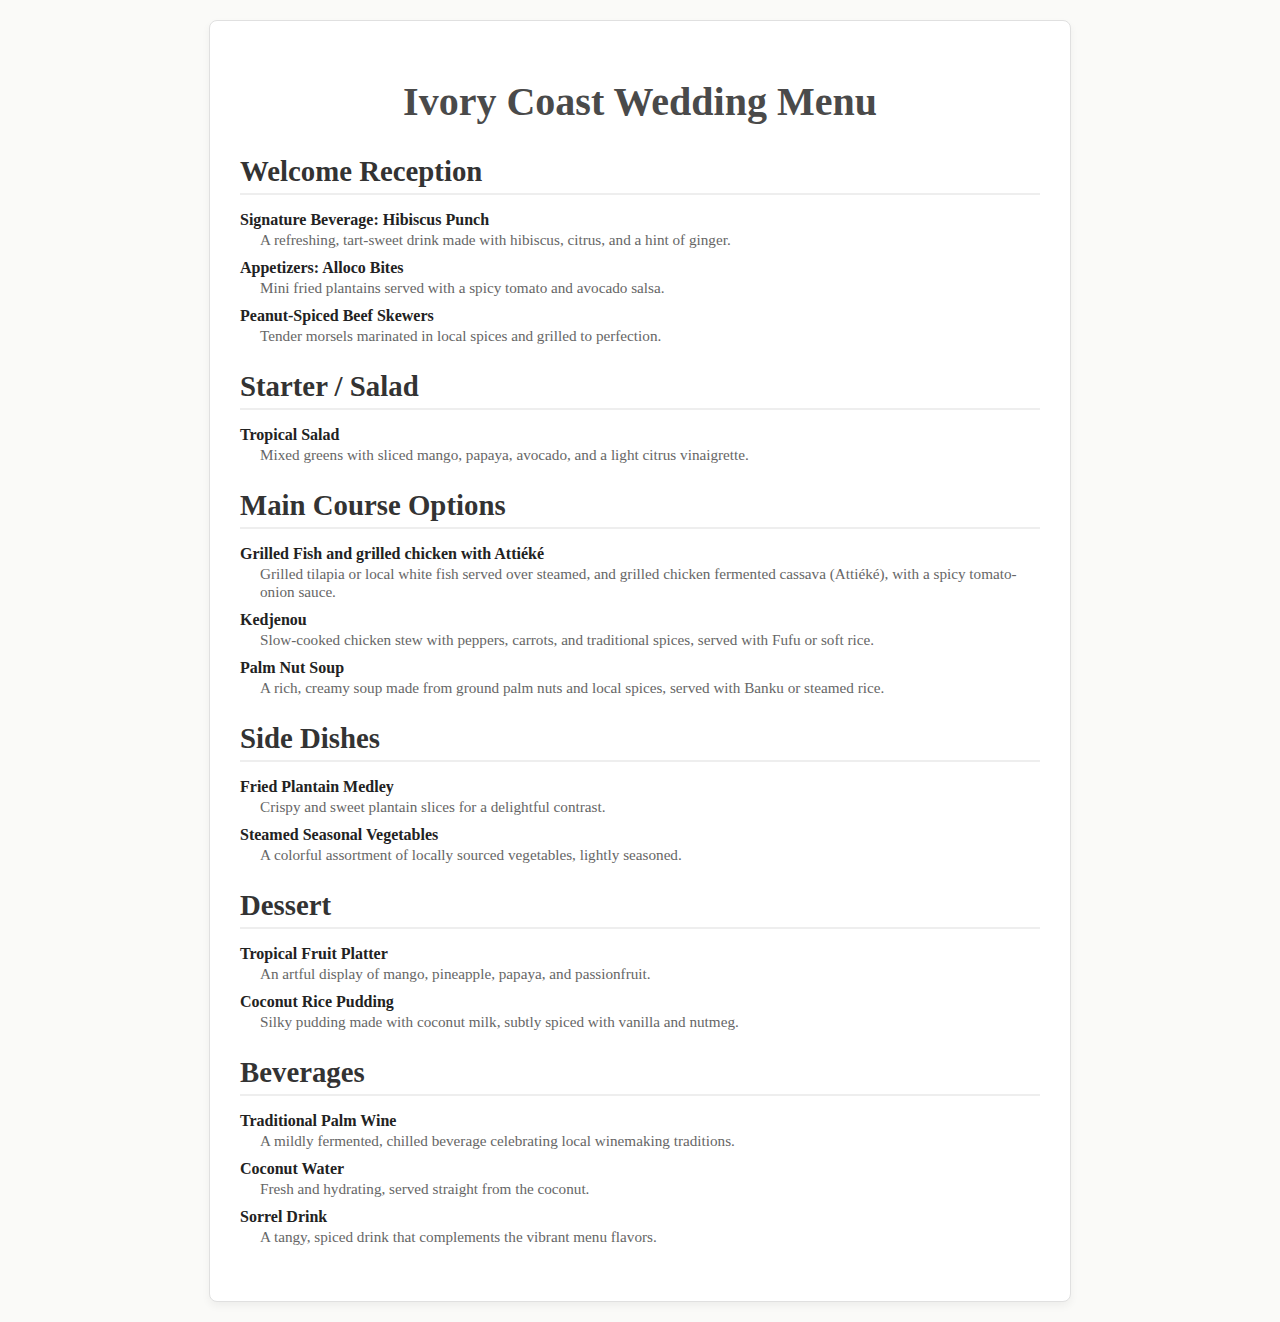
<file: menu.html>
<!DOCTYPE html>
<html lang="en">
<head>
  <meta charset="UTF-8">
  <meta name="viewport" content="width=device-width, initial-scale=1">
  <title>Ivory Coast Wedding Menu</title>
  <style>
    body {
      font-family: 'Georgia', serif;
      background-color: #fafaf8;
      color: #333;
      padding: 20px;
      margin: 0;
    }
    .container {
      max-width: 800px;
      margin: 0 auto;
      background: #fff;
      padding: 30px;
      border: 1px solid #e0e0e0;
      border-radius: 8px;
      box-shadow: 0 4px 8px rgba(0, 0, 0, 0.05);
    }
    header {
      text-align: center;
      margin-bottom: 30px;
    }
    h1 {
      font-size: 2.5em;
      margin-bottom: 10px;
      color: #4a4a4a;
    }
    h2 {
      font-size: 1.8em;
      margin-bottom: 10px;
      border-bottom: 2px solid #eee;
      padding-bottom: 5px;
    }
    .section {
      margin-bottom: 25px;
    }
    ul {
      list-style: none;
      padding-left: 0;
    }
    li.menu-item {
      font-weight: bold;
      margin: 10px 0 2px 0;
      color: #222;
    }
    li.menu-description {
      margin: 0 0 10px 20px;
      font-size: 0.95em;
      color: #666;
    }
  </style>
</head>
<body>
  <div class="container">
    <header>
      <h1>Ivory Coast Wedding Menu</h1>
    </header>

    <!-- Welcome Reception -->
    <section class="section welcome">
      <h2>Welcome Reception</h2>
      <ul>
        <li class="menu-item">Signature Beverage: Hibiscus Punch</li>
        <li class="menu-description">A refreshing, tart-sweet drink made with hibiscus, citrus, and a hint of ginger.</li>

        <li class="menu-item">Appetizers: Alloco Bites</li>
        <li class="menu-description">Mini fried plantains served with a spicy tomato and avocado salsa.</li>

        <li class="menu-item">Peanut-Spiced Beef Skewers</li>
        <li class="menu-description">Tender morsels marinated in local spices and grilled to perfection.</li>
      </ul>
    </section>

    <!-- Starter / Salad -->
    <section class="section starter">
      <h2>Starter / Salad</h2>
      <ul>
        <li class="menu-item">Tropical Salad</li>
        <li class="menu-description">Mixed greens with sliced mango, papaya, avocado, and a light citrus vinaigrette.</li>
      </ul>
    </section>

    <!-- Main Course Options -->
    <section class="section main-course">
      <h2>Main Course Options</h2>
      <ul>
        <li class="menu-item">Grilled Fish and grilled chicken with Attiéké</li>
        <li class="menu-description">Grilled tilapia or local white fish served over steamed, and grilled chicken fermented cassava (Attiéké), with a spicy tomato-onion sauce.</li>

        <li class="menu-item">Kedjenou</li>
        <li class="menu-description">Slow-cooked chicken stew with peppers, carrots, and traditional spices, served with Fufu or soft rice.</li>

        <li class="menu-item">Palm Nut Soup</li>
        <li class="menu-description">A rich, creamy soup made from ground palm nuts and local spices, served with Banku or steamed rice.</li>
      </ul>
    </section>

    <!-- Side Dishes -->
    <section class="section sides">
      <h2>Side Dishes</h2>
      <ul>
        <li class="menu-item">Fried Plantain Medley</li>
        <li class="menu-description">Crispy and sweet plantain slices for a delightful contrast.</li>

        <li class="menu-item">Steamed Seasonal Vegetables</li>
        <li class="menu-description">A colorful assortment of locally sourced vegetables, lightly seasoned.</li>
      </ul>
    </section>

    <!-- Dessert -->
    <section class="section dessert">
      <h2>Dessert</h2>
      <ul>
        <li class="menu-item">Tropical Fruit Platter</li>
        <li class="menu-description">An artful display of mango, pineapple, papaya, and passionfruit.</li>

        <li class="menu-item">Coconut Rice Pudding</li>
        <li class="menu-description">Silky pudding made with coconut milk, subtly spiced with vanilla and nutmeg.</li>
      </ul>
    </section>

    <!-- Beverages -->
    <section class="section beverages">
      <h2>Beverages</h2>
      <ul>
        <li class="menu-item">Traditional Palm Wine</li>
        <li class="menu-description">A mildly fermented, chilled beverage celebrating local winemaking traditions.</li>

        <li class="menu-item">Coconut Water</li>
        <li class="menu-description">Fresh and hydrating, served straight from the coconut.</li>

        <li class="menu-item">Sorrel Drink</li>
        <li class="menu-description">A tangy, spiced drink that complements the vibrant menu flavors.</li>
      </ul>
    </section>
  </div>
</body>
</html>
</file>
